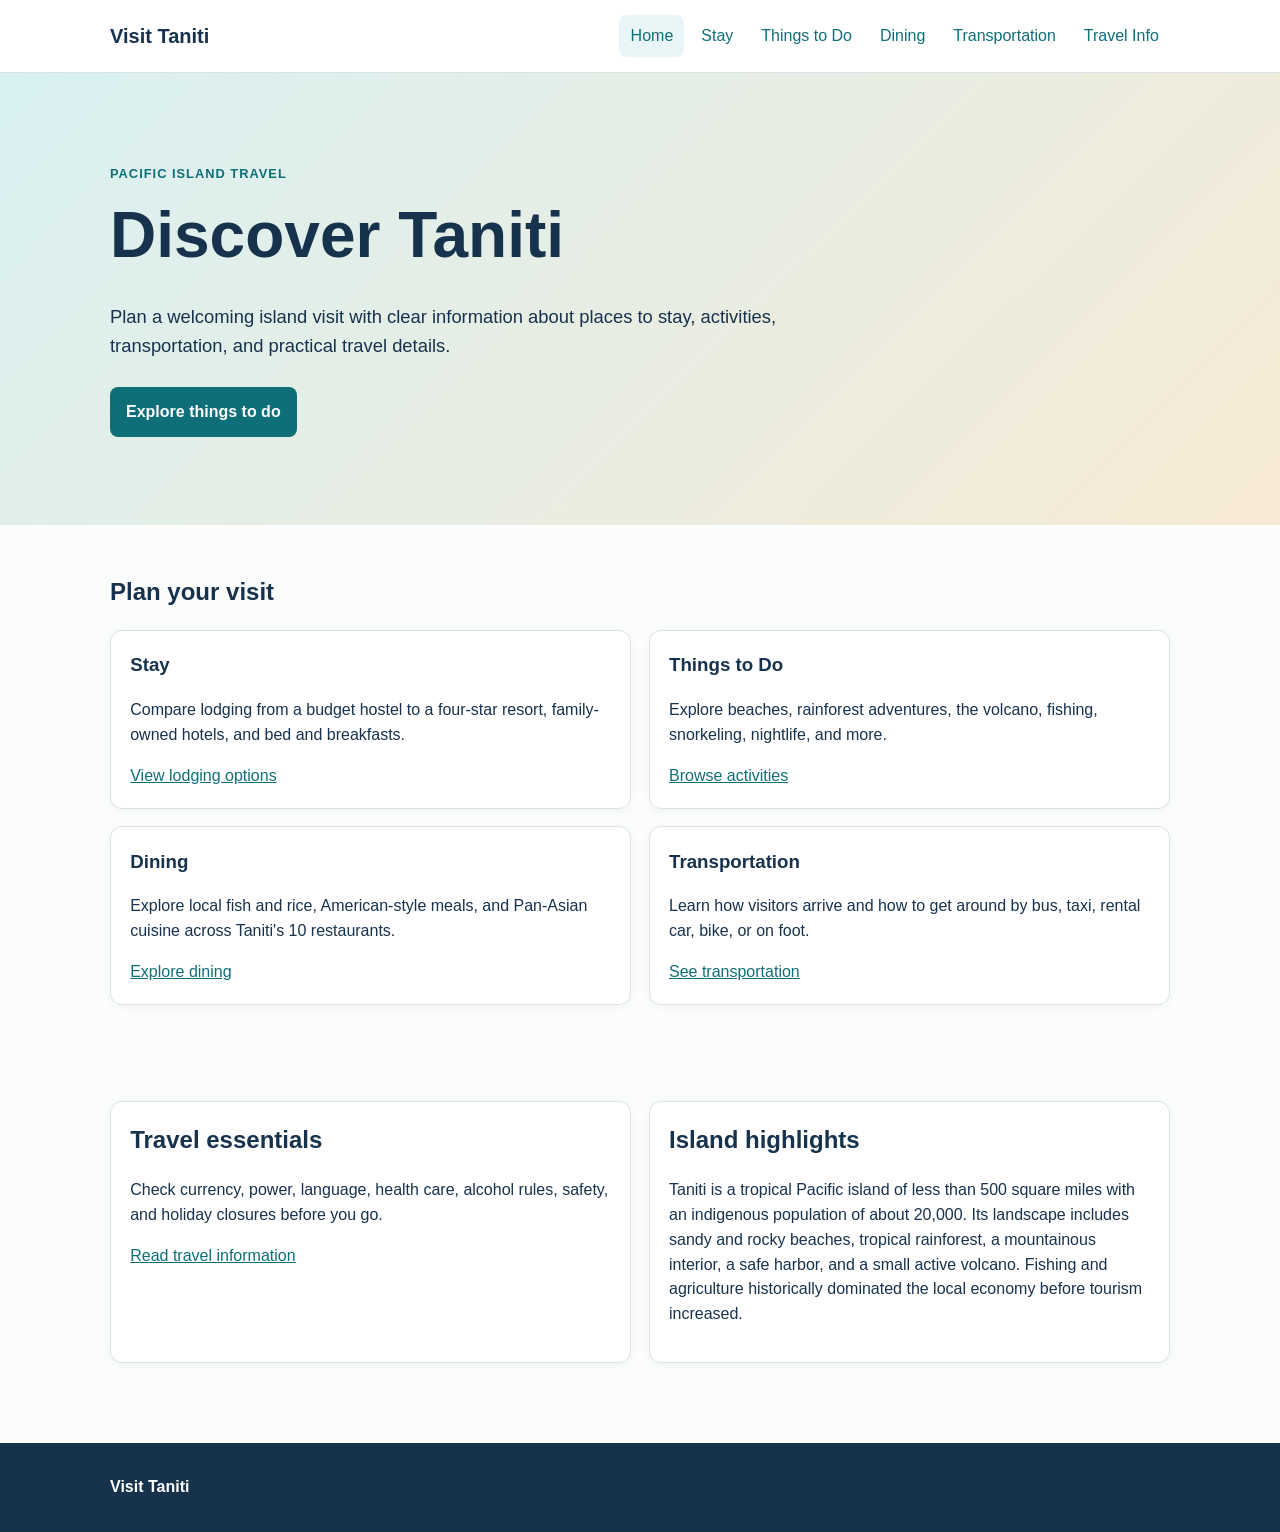
<file: index.html>
<!doctype html>
<html lang="en">
    <head>
        <meta charset="utf-8">
        <meta name="viewport" content="width=device-width,initial-scale=1">
        <title>Home | Visit Taniti</title>
        <link rel="stylesheet" href="styles.css">
    </head>
    <body>
        <a class="skip" href="#main">Skip to content</a>
        <header>
            <div class="wrap nav">
                <a class="brand" href="index.html">Visit Taniti</a>
                <nav class="navlinks" aria-label="Primary">
                    <a href="index.html" aria-current="page">Home</a>
                    <a href="lodging.html">Stay</a>
                    <a href="activities.html">Things to Do</a>
                    <a href="dining.html">Dining</a>
                    <a href="transportation.html">Transportation</a>
                    <a href="travel-info.html">Travel Info</a>
                </nav>
            </div>
        </header>
        <main id="main">
            <section class="hero">
                <div class="wrap">
                    <span class="eyebrow">Pacific island travel</span>
                    <h1>Discover Taniti</h1>
                    <p>Plan a welcoming island visit with clear information about places to stay, activities, transportation, and practical travel details.</p>
                    <a class="btn" href="activities.html">Explore things to do</a>
                </div>
            </section>
            <section class="section">
                <div class="wrap">
                    <h2>Plan your visit</h2>
                    <div class="grid two">
                        <article class="card">
                            <h3>Stay</h3>
                            <p>Compare lodging from a budget hostel to a four-star resort, family-owned hotels, and bed and breakfasts.</p>
                            <a href="lodging.html">View lodging options</a>
                        </article>
                        <article class="card">
                            <h3>Things to Do</h3>
                            <p>Explore beaches, rainforest adventures, the volcano, fishing, snorkeling, nightlife, and more.</p>
                            <a href="activities.html">Browse activities</a>
                        </article>
                        <article class="card">
                            <h3>Dining</h3>
                            <p>Explore local fish and rice, American-style meals, and Pan-Asian cuisine across Taniti's 10 restaurants.</p>
                            <a href="dining.html">Explore dining</a>
                        </article>
                        <article class="card">
                            <h3>Transportation</h3>
                            <p>Learn how visitors arrive and how to get around by bus, taxi, rental car, bike, or on foot.</p>
                            <a href="transportation.html">See transportation</a>
                        </article>
                    </div>
                </div>
            </section>
            <section class="section">
                <div class="wrap">
                    <div class="grid two">
                        <article class="card">
                            <h2>Travel essentials</h2>
                            <p>Check currency, power, language, health care, alcohol rules, safety, and holiday closures before you go.</p>
                            <a href="travel-info.html">Read travel information</a>
                        </article>
                        <article class="card">
                            <h2>Island highlights</h2>
                            <p>Taniti is a tropical Pacific island of less than 500 square miles with an indigenous population of about 20,000. Its landscape includes sandy and rocky beaches, tropical rainforest, a mountainous interior, a safe harbor, and a small active volcano. Fishing and agriculture historically dominated the local economy before tourism increased.</p>
                        </article>
                    </div>
                </div>
            </section>
        </main>
        <footer>
            <div class="wrap"><strong>Visit Taniti</strong></div>
        </footer>
    </body>
</html>
</file>
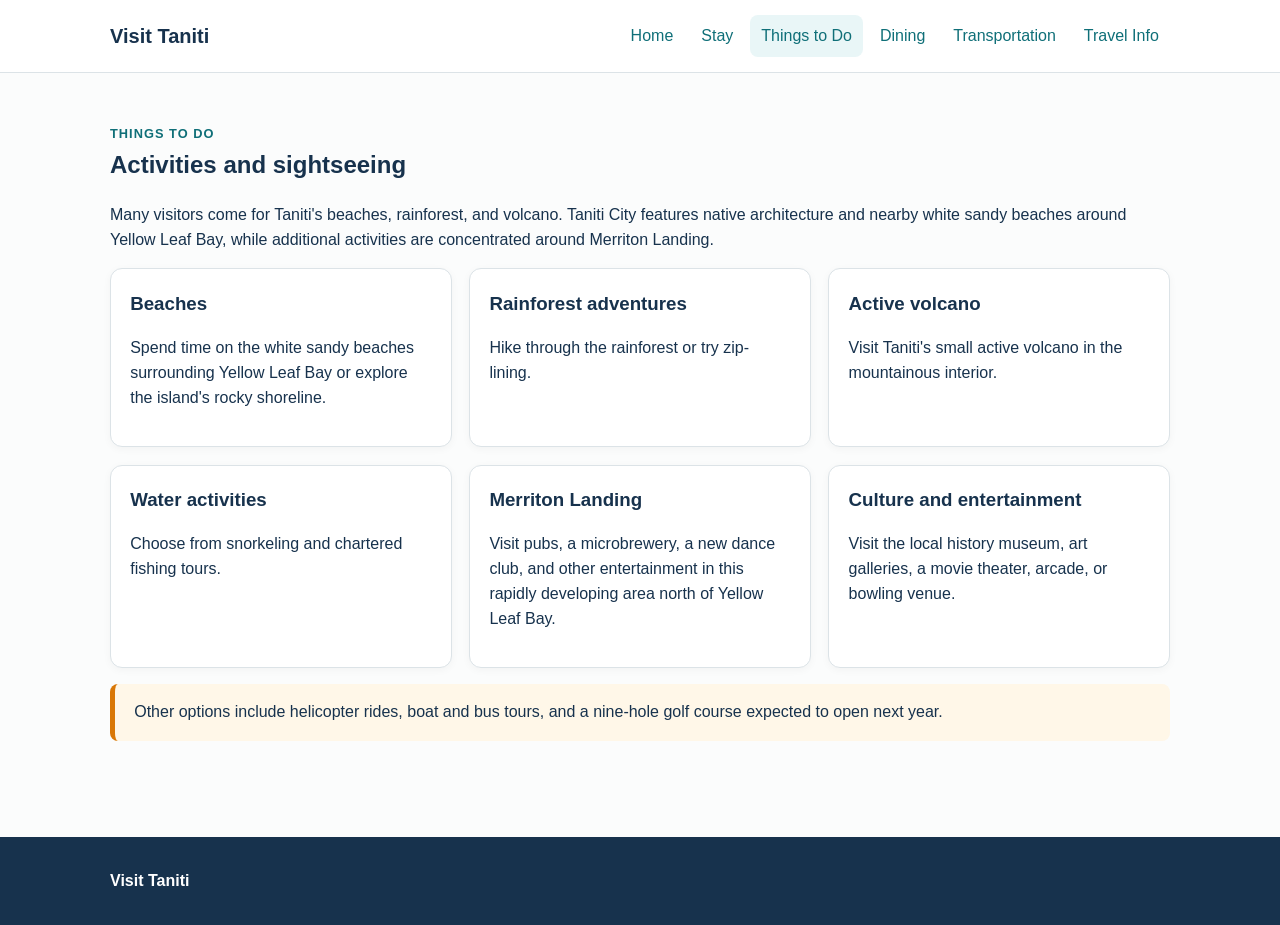
<file: activities.html>
<!doctype html>
<html lang="en">
    <head>
        <meta charset="utf-8">
        <meta name="viewport" content="width=device-width,initial-scale=1">
        <title>Things to Do | Visit Taniti</title>
        <link rel="stylesheet" href="styles.css">
    </head>
    <body>
        <a class="skip" href="#main">Skip to content</a>
        <header>
            <div class="wrap nav">
                <a class="brand" href="index.html">Visit Taniti</a>
                <nav class="navlinks" aria-label="Primary">
                    <a href="index.html">Home</a>
                    <a href="lodging.html">Stay</a>
                    <a href="activities.html" aria-current="page">Things to Do</a>
                    <a href="dining.html">Dining</a>
                    <a href="transportation.html">Transportation</a>
                    <a href="travel-info.html">Travel Info</a>
                </nav>
            </div>
        </header>
        <main id="main">
            <section class="section">
                <div class="wrap">
                    <span class="eyebrow">Things to Do</span>
                    <h1>Activities and sightseeing</h1>
                    <p>Many visitors come for Taniti's beaches, rainforest, and volcano. Taniti City features native architecture and nearby white sandy beaches around Yellow Leaf Bay, while additional activities are concentrated around Merriton Landing.</p>
                    <div class="grid">
                        <article class="card">
                            <h3>Beaches</h3>
                            <p>Spend time on the white sandy beaches surrounding Yellow Leaf Bay or explore the island's rocky shoreline.</p>
                        </article>
                        <article class="card">
                            <h3>Rainforest adventures</h3>
                            <p>Hike through the rainforest or try zip-lining.</p>
                        </article>
                        <article class="card">
                            <h3>Active volcano</h3>
                            <p>Visit Taniti's small active volcano in the mountainous interior.</p>
                        </article>
                        <article class="card">
                            <h3>Water activities</h3>
                            <p>Choose from snorkeling and chartered fishing tours.</p>
                        </article>
                        <article class="card">
                            <h3>Merriton Landing</h3>
                            <p>Visit pubs, a microbrewery, a new dance club, and other entertainment in this rapidly developing area north of Yellow Leaf Bay.</p>
                        </article>
                        <article class="card">
                            <h3>Culture and entertainment</h3>
                            <p>Visit the local history museum, art galleries, a movie theater, arcade, or bowling venue.</p>
                        </article>
                    </div>
                    <p class="notice">Other options include helicopter rides, boat and bus tours, and a nine-hole golf course expected to open next year.</p>
                </div>
            </section>
        </main>
        <footer>
            <div class="wrap"><strong>Visit Taniti</strong></div>
        </footer>
    </body>
</html>
</file>
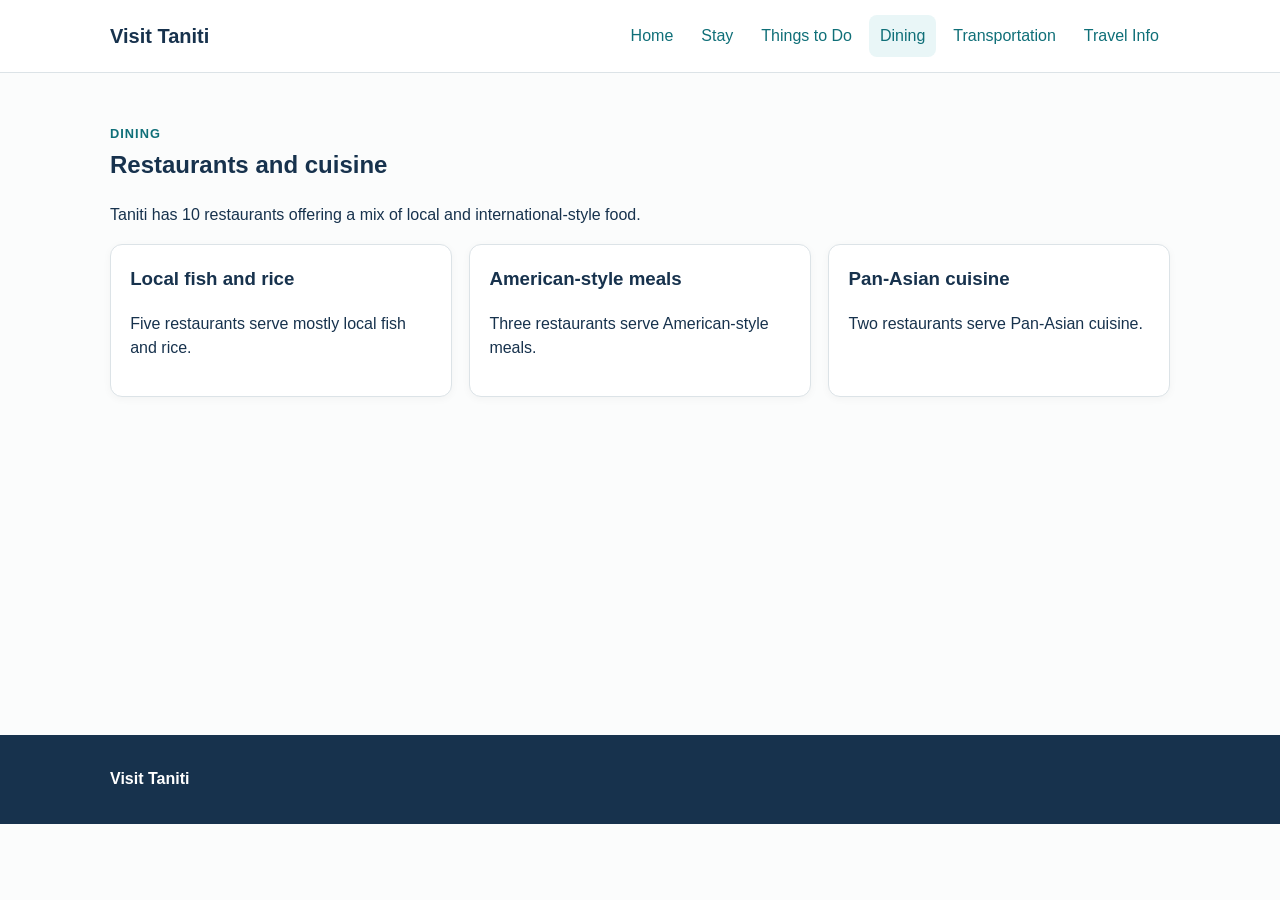
<file: dining.html>
<!doctype html>
<html lang="en">
    <head>
        <meta charset="utf-8">
        <meta name="viewport" content="width=device-width,initial-scale=1">
        <title>Dining | Visit Taniti</title>
        <link rel="stylesheet" href="styles.css">
    </head>
    <body>
        <a class="skip" href="#main">Skip to content</a>
        <header>
            <div class="wrap nav">
                <a class="brand" href="index.html">Visit Taniti</a>
                <nav class="navlinks" aria-label="Primary">
                    <a href="index.html">Home</a>
                    <a href="lodging.html">Stay</a>
                    <a href="activities.html">Things to Do</a>
                    <a href="dining.html" aria-current="page">Dining</a>
                    <a href="transportation.html">Transportation</a>
                    <a href="travel-info.html">Travel Info</a>
                </nav>
            </div>
        </header>
        <main id="main">
            <section class="section">
                <div class="wrap">
                    <span class="eyebrow">Dining</span>
                    <h1>Restaurants and cuisine</h1>
                    <p>Taniti has 10 restaurants offering a mix of local and international-style food.</p>
                    <div class="grid">
                        <article class="card">
                            <h3>Local fish and rice</h3>
                            <p>Five restaurants serve mostly local fish and rice.</p>
                        </article>
                        <article class="card">
                            <h3>American-style meals</h3>
                            <p>Three restaurants serve American-style meals.</p>
                        </article>
                        <article class="card">
                            <h3>Pan-Asian cuisine</h3>
                            <p>Two restaurants serve Pan-Asian cuisine.</p>
                        </article>
                    </div>
                </div>
            </section>
        </main>
        <footer>
            <div class="wrap"><strong>Visit Taniti</strong></div>
        </footer>
    </body>
</html>
</file>
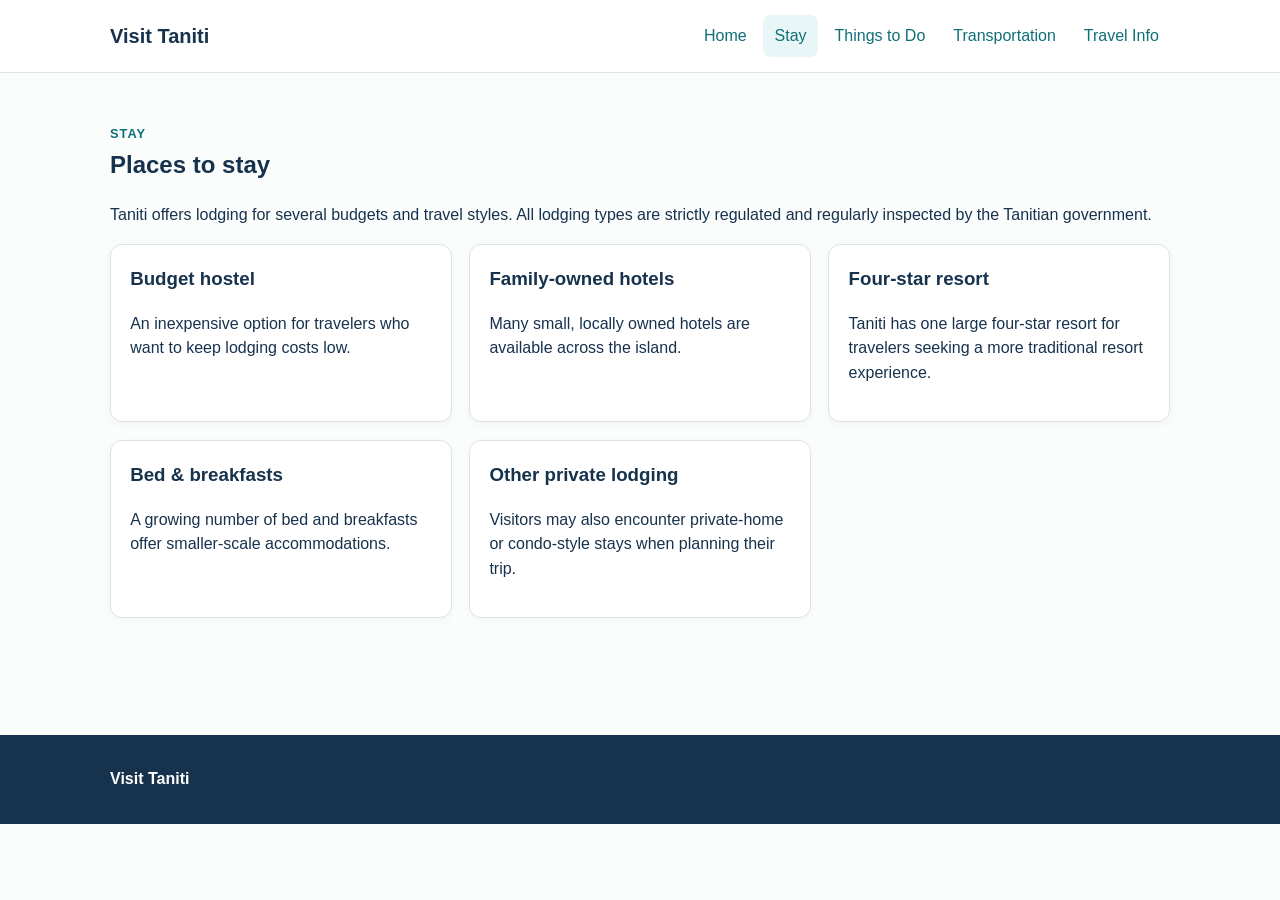
<file: lodging.html>
<!doctype html>
<html lang="en">
    <head>
        <meta charset="utf-8">
        <meta name="viewport" content="width=device-width,initial-scale=1">
        <title>Stay | Visit Taniti</title>
        <link rel="stylesheet" href="styles.css">
    </head>
    <body>
        <a class="skip" href="#main">Skip to content</a>
        <header>
            <div class="wrap nav">
                <a class="brand" href="index.html">Visit Taniti</a>
                <nav class="navlinks" aria-label="Primary"><a href="index.html" >Home</a> <a href="lodging.html" aria-current="page">Stay</a> <a href="activities.html" >Things to Do</a> <a href="transportation.html" >Transportation</a> <a href="travel-info.html" >Travel Info</a></nav>
            </div>
        </header>
        <main id="main">
            <section class="section">
                <div class="wrap">
                    <span class="eyebrow">Stay</span>
                    <h1>Places to stay</h1>
                    <p>Taniti offers lodging for several budgets and travel styles. All lodging types are strictly regulated and regularly inspected by the Tanitian government.</p>
                    <div class="grid">
                        <article class="card">
                            <h3>Budget hostel</h3>
                            <p>An inexpensive option for travelers who want to keep lodging costs low.</p>
                        </article>
                        <article class="card">
                            <h3>Family-owned hotels</h3>
                            <p>Many small, locally owned hotels are available across the island.</p>
                        </article>
                        <article class="card">
                            <h3>Four-star resort</h3>
                            <p>Taniti has one large four-star resort for travelers seeking a more traditional resort experience.</p>
                        </article>
                        <article class="card">
                            <h3>Bed & breakfasts</h3>
                            <p>A growing number of bed and breakfasts offer smaller-scale accommodations.</p>
                        </article>
                        <article class="card">
                            <h3>Other private lodging</h3>
                            <p>Visitors may also encounter private-home or condo-style stays when planning their trip.</p>
                        </article>
                    </div>
                </div>
            </section>
        </main>
        <footer>
            <div class="wrap"><strong>Visit Taniti</strong></div>
        </footer>
    </body>
</html>
</file>
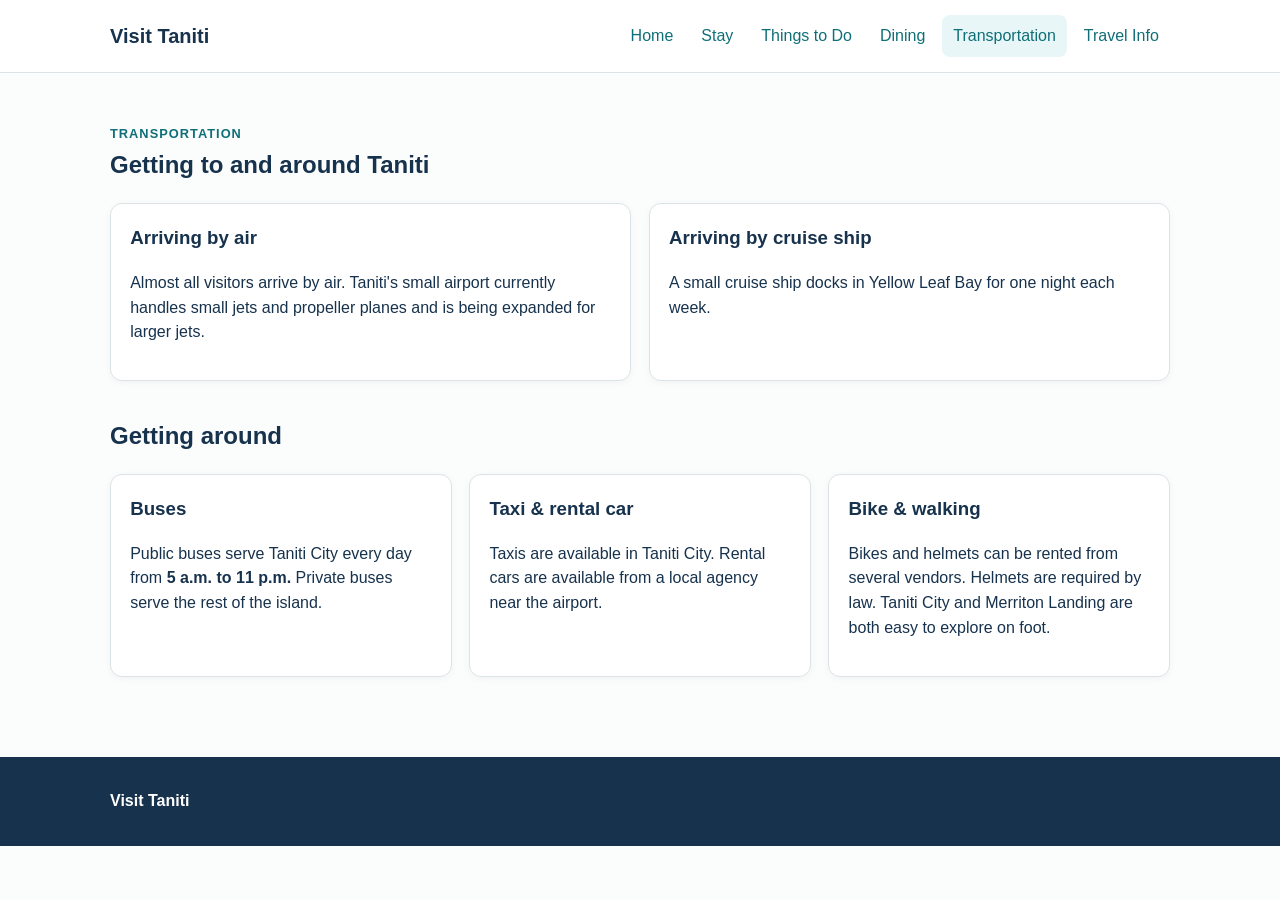
<file: transportation.html>
<!doctype html>
<html lang="en">
    <head>
        <meta charset="utf-8">
        <meta name="viewport" content="width=device-width,initial-scale=1">
        <title>Transportation | Visit Taniti</title>
        <link rel="stylesheet" href="styles.css">
    </head>
    <body>
        <a class="skip" href="#main">Skip to content</a>
        <header>
            <div class="wrap nav">
                <a class="brand" href="index.html">Visit Taniti</a>
                <nav class="navlinks" aria-label="Primary">
                    <a href="index.html">Home</a>
                    <a href="lodging.html">Stay</a>
                    <a href="activities.html">Things to Do</a>
                    <a href="dining.html">Dining</a>
                    <a href="transportation.html" aria-current="page">Transportation</a>
                    <a href="travel-info.html">Travel Info</a>
                </nav>
            </div>
        </header>
        <main id="main">
            <section class="section">
                <div class="wrap">
                    <span class="eyebrow">Transportation</span>
                    <h1>Getting to and around Taniti</h1>
                    <div class="grid two">
                        <article class="card">
                            <h3>Arriving by air</h3>
                            <p>Almost all visitors arrive by air. Taniti's small airport currently handles small jets and propeller planes and is being expanded for larger jets.</p>
                        </article>
                        <article class="card">
                            <h3>Arriving by cruise ship</h3>
                            <p>A small cruise ship docks in Yellow Leaf Bay for one night each week.</p>
                        </article>
                    </div>
                    <h2 style="margin-top:2.2rem">Getting around</h2>
                    <div class="grid">
                        <article class="card">
                            <h3>Buses</h3>
                            <p>Public buses serve Taniti City every day from <strong>5 a.m. to 11 p.m.</strong> Private buses serve the rest of the island.</p>
                        </article>
                        <article class="card">
                            <h3>Taxi & rental car</h3>
                            <p>Taxis are available in Taniti City. Rental cars are available from a local agency near the airport.</p>
                        </article>
                        <article class="card">
                            <h3>Bike & walking</h3>
                            <p>Bikes and helmets can be rented from several vendors. Helmets are required by law. Taniti City and Merriton Landing are both easy to explore on foot.</p>
                        </article>
                    </div>
                </div>
            </section>
        </main>
        <footer>
            <div class="wrap"><strong>Visit Taniti</strong></div>
        </footer>
    </body>
</html>
</file>
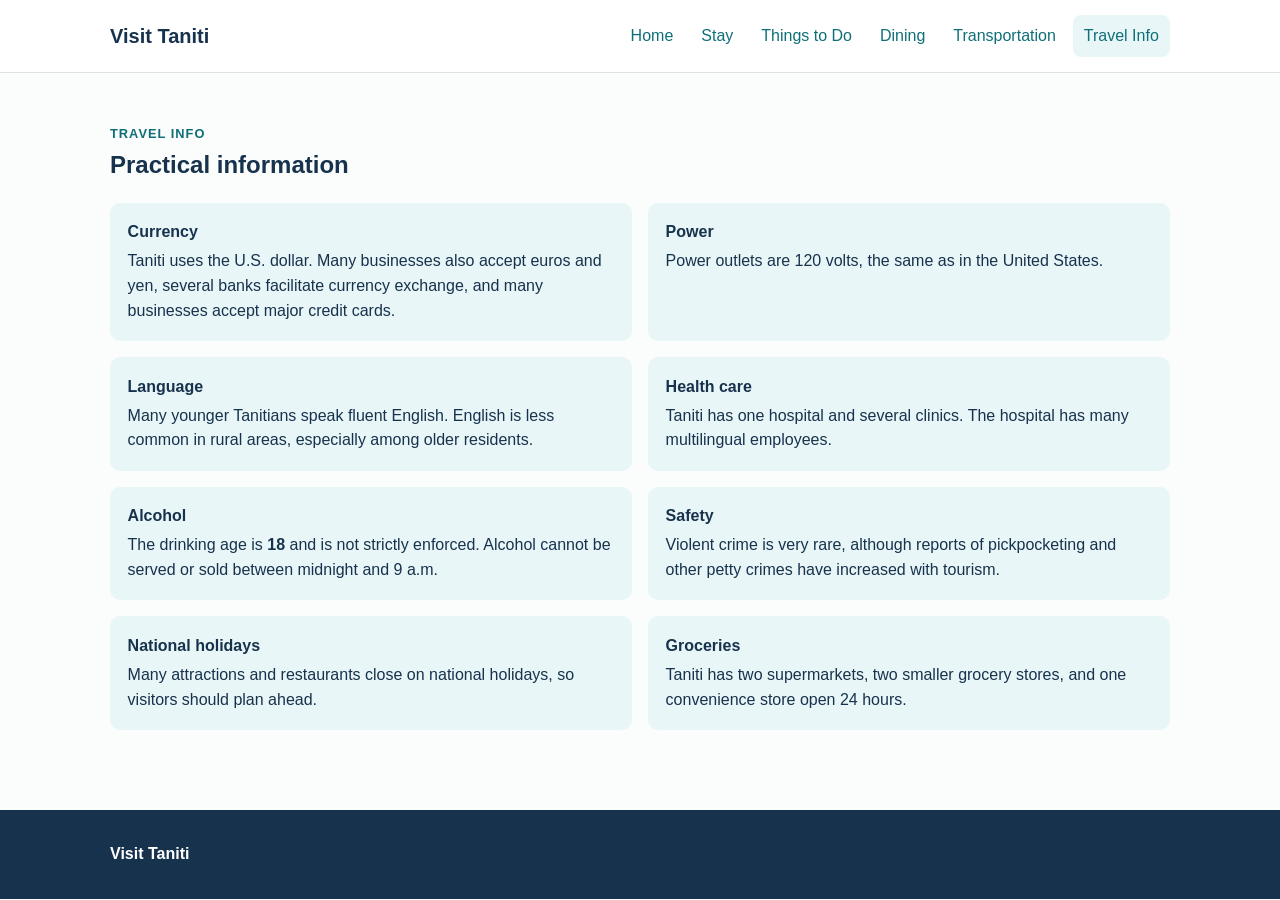
<file: travel-info.html>
<!doctype html>
<html lang="en">
    <head>
        <meta charset="utf-8">
        <meta name="viewport" content="width=device-width,initial-scale=1">
        <title>Travel Info | Visit Taniti</title>
        <link rel="stylesheet" href="styles.css">
    </head>
    <body>
        <a class="skip" href="#main">Skip to content</a>
        <header>
            <div class="wrap nav">
                <a class="brand" href="index.html">Visit Taniti</a>
                <nav class="navlinks" aria-label="Primary">
                    <a href="index.html">Home</a>
                    <a href="lodging.html">Stay</a>
                    <a href="activities.html">Things to Do</a>
                    <a href="dining.html">Dining</a>
                    <a href="transportation.html">Transportation</a>
                    <a href="travel-info.html" aria-current="page">Travel Info</a>
                </nav>
            </div>
        </header>
        <main id="main">
            <section class="section">
                <div class="wrap">
                    <span class="eyebrow">Travel Info</span>
                    <h1>Practical information</h1>
                    <div class="facts">
                        <div class="fact"><strong class="fact-title">Currency</strong> Taniti uses the U.S. dollar. Many businesses also accept euros and yen, several banks facilitate currency exchange, and many businesses accept major credit cards.</div>
                        <div class="fact"><strong class="fact-title">Power</strong> Power outlets are 120 volts, the same as in the United States.</div>
                        <div class="fact"><strong class="fact-title">Language</strong> Many younger Tanitians speak fluent English. English is less common in rural areas, especially among older residents.</div>
                        <div class="fact"><strong class="fact-title">Health care</strong> Taniti has one hospital and several clinics. The hospital has many multilingual employees.</div>
                        <div class="fact"><strong class="fact-title">Alcohol</strong> The drinking age is <strong>18</strong> and is not strictly enforced. Alcohol cannot be served or sold between midnight and 9 a.m.</div>
                        <div class="fact"><strong class="fact-title">Safety</strong> Violent crime is very rare, although reports of pickpocketing and other petty crimes have increased with tourism.</div>
                        <div class="fact"><strong class="fact-title">National holidays</strong> Many attractions and restaurants close on national holidays, so visitors should plan ahead.</div>
                        <div class="fact"><strong class="fact-title">Groceries</strong> Taniti has two supermarkets, two smaller grocery stores, and one convenience store open 24 hours.</div>
                    </div>
                </div>
            </section>
        </main>
        <footer>
            <div class="wrap"><strong>Visit Taniti</strong></div>
        </footer>
    </body>
</html>
</file>
<file: styles.css>
:root {
    --ink:#17324d;
    --sea:#0f6f78;
    --sand:#f3ead8;
    --sky:#e9f6f7;
    --card:#ffffff;
    --muted:#5c6b75;
    --accent:#d97706;
}

* {
    box-sizing:border-box;
}

body {
    margin:0;
    font-family:Arial,Helvetica,sans-serif;
    color:var(--ink);
    background:#fbfcfc;
    line-height:1.55;
}

a {
    color:var(--sea);
}

.skip {
    position:absolute;
    left:-9999px;
}

.skip:focus {
    left:1rem;
    top:1rem;
    background:white;
    padding:.7rem;
    z-index:99;
}

header {
    background:white;
    border-bottom:1px solid #dce3e7;
    position:sticky;
    top:0;
    z-index:10;
}

.wrap {
    max-width:1100px;
    margin:auto;
    padding:0 20px;
}

.nav {
    display:flex;
    align-items:center;
    justify-content:space-between;
    gap:1rem;
    min-height:72px;
}

.brand {
    font-weight:800;
    font-size:1.25rem;
    color:var(--ink);
    text-decoration:none;
}

.navlinks {
    display:flex;
    gap:.35rem;
    flex-wrap:wrap;
}

.navlinks a {
    text-decoration:none;
    padding:.55rem .7rem;
    border-radius:8px;
}

.navlinks a:hover,
.navlinks a[aria-current="page"] {
    background:var(--sky);
}

.hero {
    padding:5.5rem 0;
    background:linear-gradient(135deg,#d9f1f2,#f7ead4);
}

.hero h1 {
    font-size:clamp(2.2rem,5vw,4rem);
    margin:0 0 .7rem;
}

.hero p {
    max-width:680px;
    font-size:1.15rem;
}

.btn {
    display:inline-block;
    background:var(--sea);
    color:white;
    text-decoration:none;
    padding:.8rem 1rem;
    border-radius:8px;
    font-weight:700;
    margin-top:.5rem;
}

main {
    min-height:70vh;
}

.section {
    padding:3rem 0;
}

.section h1,
.section h2 {
    margin-top:0;
}

.grid {
    display:grid;
    grid-template-columns:repeat(3,1fr);
    gap:1.1rem;
}

.grid.two {
    grid-template-columns:repeat(2,1fr);
}

.card {
    background:var(--card);
    border:1px solid #dce3e7;
    border-radius:12px;
    padding:1.2rem;
    box-shadow:0 2px 8px rgba(0,0,0,.04);
}

.card h3 {
    margin-top:0;
}

.eyebrow {
    font-size:.8rem;
    text-transform:uppercase;
    letter-spacing:.08em;
    font-weight:700;
    color:var(--sea);
}

.notice {
    background:#fff7e8;
    border-left:5px solid var(--accent);
    padding:1rem 1.2rem;
    border-radius:8px;
}

.facts {
    display:grid;
    grid-template-columns:repeat(2,1fr);
    gap:1rem;
}

.fact {
    background:var(--sky);
    padding:1.1rem;
    border-radius:10px;
}

.fact-title {
    display:block;
    margin-bottom:.25rem;
}

footer {
    background:var(--ink);
    color:white;
    padding:2rem 0;
    margin-top:2rem;
}

footer a {
    color:white;
}

.small {
    font-size:.9rem;
    color:#dbe7ee;
}

@media(max-width:760px) {
    .nav {
        align-items:flex-start;
        padding:1rem 0;
        flex-direction:column;
    }

    .navlinks {
        width:100%;
    }

    .grid,
    .grid.two,
    .facts {
        grid-template-columns:1fr;
    }

    .hero {
        padding:3rem 0;
    }

    .navlinks a {
        padding:.45rem .55rem;
    }

    .section {
        padding:2rem 0;
    }
}
</file>
